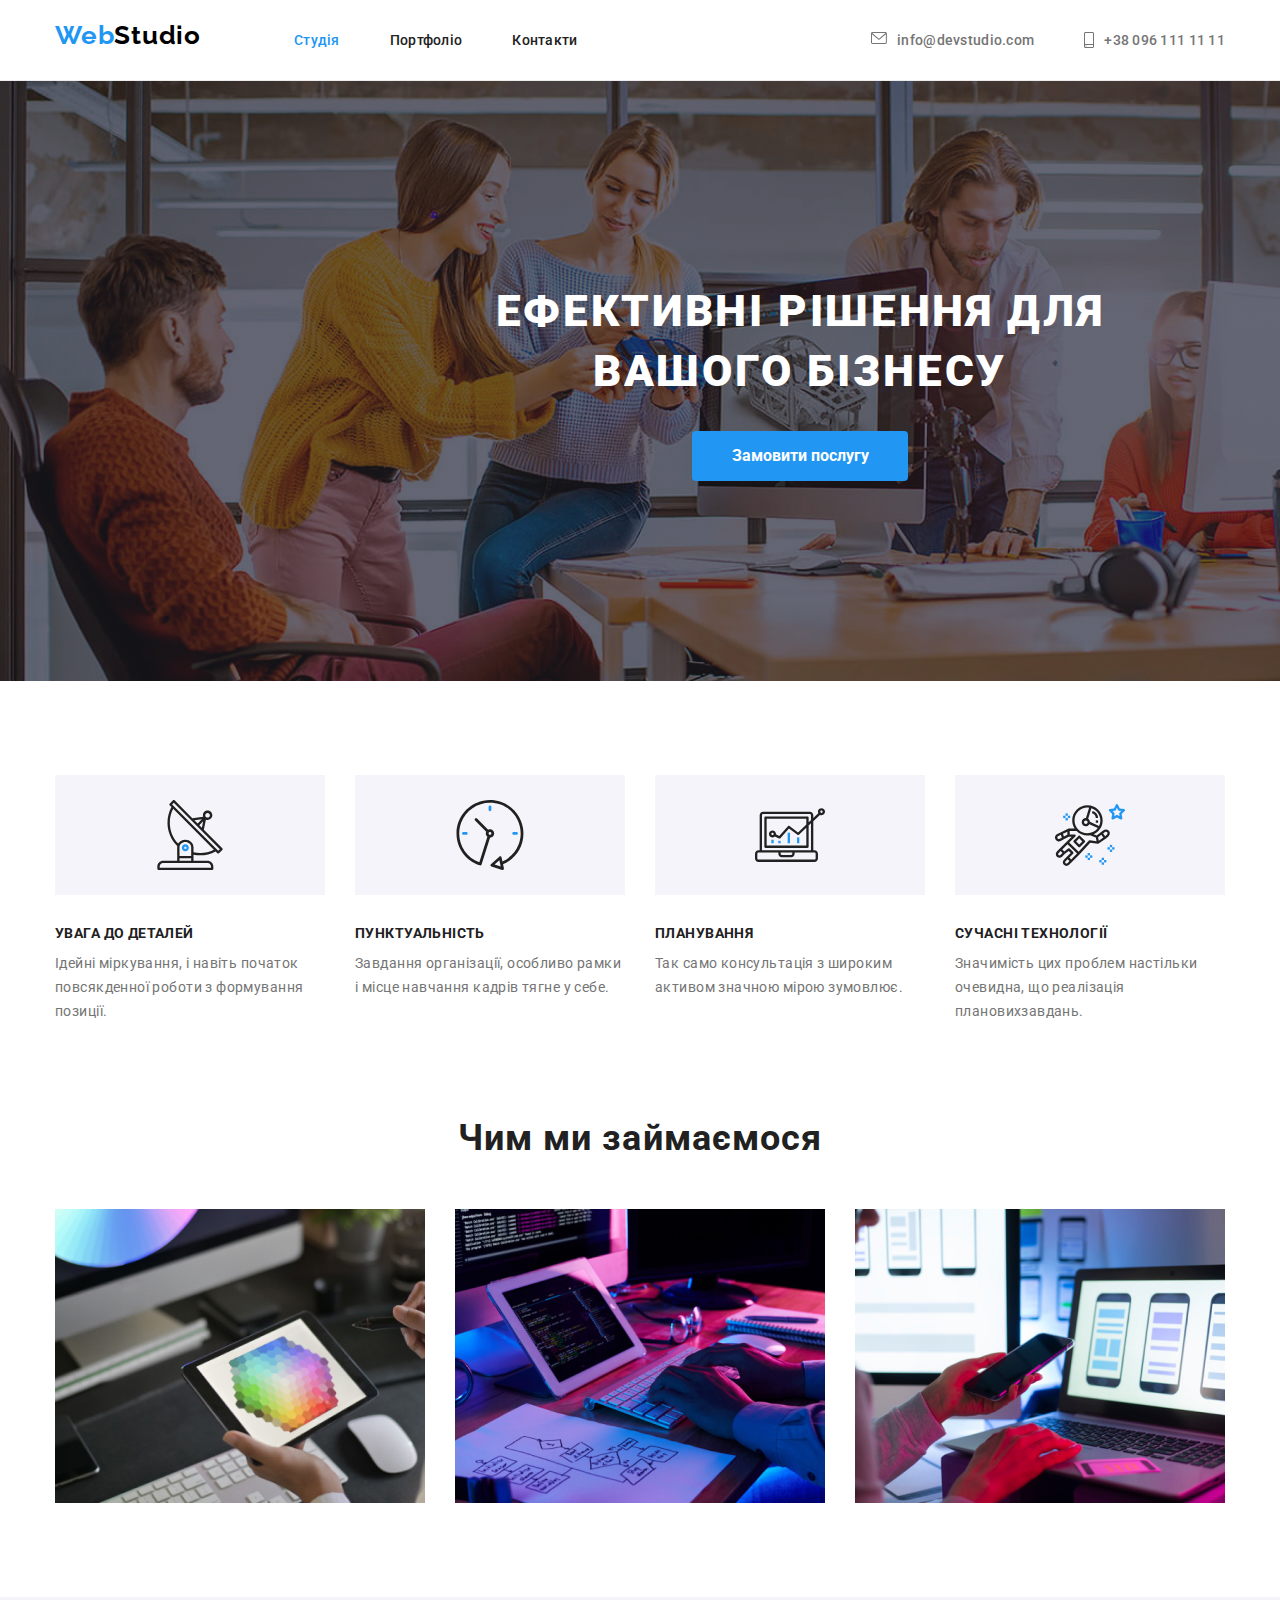
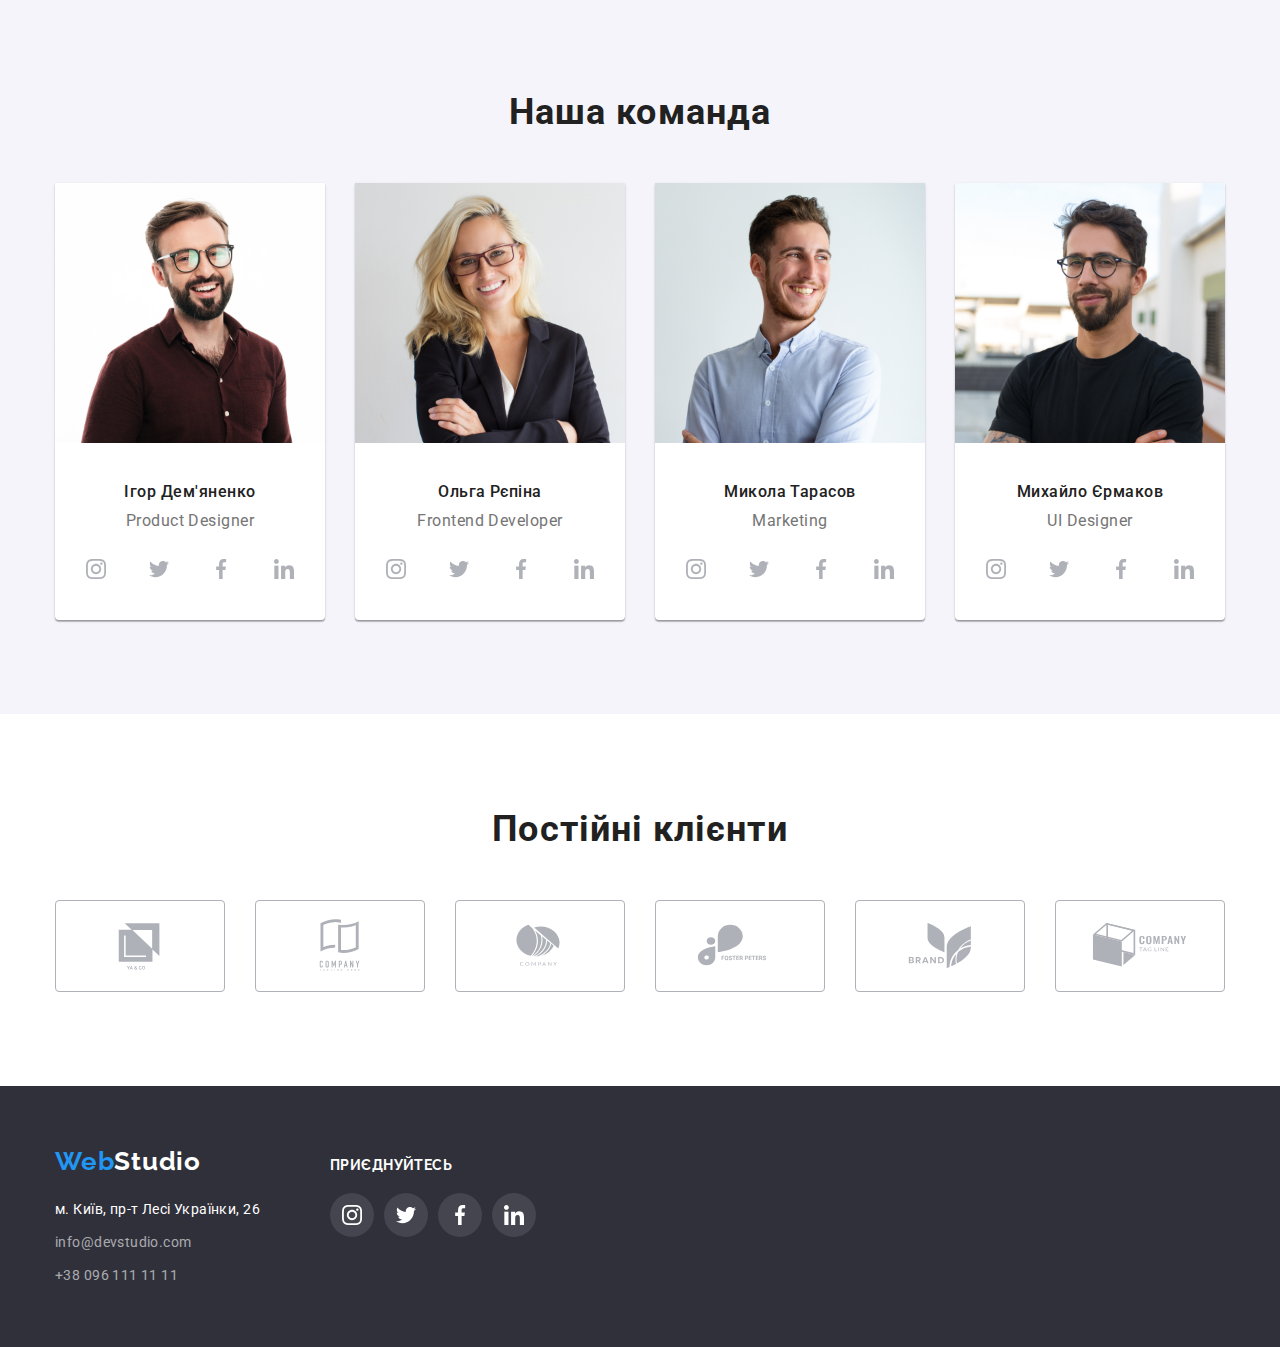
<file: index.html>
<!DOCTYPE html>
<html lang="uk">
  <head>
    <meta charset="UTF-8" />
    <meta http-equiv="X-UA-Compatible" content="IE=edge" />
    <meta name="viewport" content="width=device-width, initial-scale=1.0" />
    <title>WebStudio</title>
    <link
      href="https://fonts.googleapis.com/css2?family=Raleway:wght@700&family=Roboto:wght@400;500;700;900&display=swap"
      rel="stylesheet"
    />
    <link rel="preconnect" href="https://fonts.googleapis.com" />
    <link rel="preconnect" href="https://fonts.gstatic.com" crossorigin />
    <link
      rel="stylesheet"
      href="https://cdnjs.cloudflare.com/ajax/libs/modern-normalize/1.1.0/modern-normalize.css"
      integrity="sha512-Y0MM+V6ymRKN2zStTqzQ227DWhhp4Mzdo6gnlRnuaNCbc+YN/ZH0sBCLTM4M0oSy9c9VKiCvd4Jk44aCLrNS5Q=="
      crossorigin="anonymous"
      referrerpolicy="no-referrer"
    />
    <link rel="stylesheet" href="./css/styles.css" />
  </head>
  <body>
    <header class="header-title">
      <div class="container nav">
        <nav class="nav-studio">
          <a href="/" class="link link-webstudio"
            ><span class="logo-web">Web</span
            ><span class="logo-studio">Studio</span></a
          >

          <ul class="site-nav item">
            <li class="item"><a href="./index.html" class="current link">Студія</a></li>
            <li class="item">
              <a href="./portfolio.html" class="link">Портфоліо</a>
            </li>
            <li class="item"><a href="" class="link">Контакти</a></li>
          </ul>
          <ul class="auth-nav">
            <li class="item">
              <a href="mailto:info@devstudio.com" class="link">
                <svg class="icon-mail" width="16" height="12">
                  <use href="./img/svg cartoons/symbol-defs.svg#icon-envelope"></use>
                </svg>
                info@devstudio.com</a
              >
            </li>
            <li class="item">
              <a  href="tel:+380961111111" class="link">
                <svg class="icon-tel" width="10" height="16">
                  <use href="./img/svg cartoons/symbol-defs.svg#icon-smartphone"></use>
                </svg>
                +38 096 111 11 11</a
              >
            </li>
          </ul>
        </nav>
      </div>
    </header>

    <main>
      <!-- Hero -->
      <section class="section hero">
        <div class="container-hero">
          <h1 class="hero-title">
            Ефективні рішення для <br />
            вашого бізнесу
          </h1>
          <button type="button" class="button">Замовити послугу</button>
        </div>
      </section>

      <!-- advantages -->

      <section class="section advantages">
        <h2 class="advantages hidden-title">Переваги</h2>
        <div class="advantages container">
          <ul class="advantages-list">
            <li class="item">
              <div class="adv">
              <svg class="accent-adv" width="70px" height="70px"><use class="avdantage-icon" href="./img/svg cartoons/symbol-defs.svg#icon-antenna"></use></svg></div>
              <h3 class="title advantages-title">УВАГА ДО ДЕТАЛЕЙ</h3>
              <p class="title-list advantages-text">
                Ідейні міркування, і навіть початок повсякденної роботи з
                формування позиції.
              </p>
            </li>
            <li class="item">
              <div class="adv">
              <svg class="accent-adv" width="70px" height="70px"><use class="avdantage-icon" href="./img/svg cartoons/symbol-defs.svg#icon-clock"></use></svg></div>
              <h3 class="title advantages-title">ПУНКТУАЛЬНІСТЬ</h3>
              <p class="title-list advantages-text">
                Завдання організації, особливо рамки і місце навчання кадрів
                тягне у себе.
              </p>
            </li>
            <li class="item">
              <div class="adv">
              <svg class="accent-adv" width="70px" height="70px"><use class="avdantage-icon" href="./img/svg cartoons/symbol-defs.svg#icon-diagram"></use></svg></div>
              <h3 class="title advantages-title">ПЛАНУВАННЯ</h3>
              <p class="title-list advantages-text">
                Так само консультація з широким активом значною мірою зумовлює.
              </p>
            </li>
            <li class="item">
              <div class="adv">
              <svg class="accent-adv" width="70px" height="70px" ><use class="avdantage-icon" href="./img/svg cartoons/symbol-defs.svg#icon-astronaut"></use></svg></div>
              <h3 class="title advantages-title">СУЧАСНІ ТЕХНОЛОГІЇ</h3>
              <p class="title-list advantages-text">
                Значимість цих проблем настільки очевидна, що реалізація
                плановихзавдань.
              </p>
            </li>
          </ul>
        </div>
      </section>
      <!-- what we do -->
      <section class="section">
        <div class="what-wedo container">
          <h2 class="what-wedo">Чим ми займаємося</h2>  
          <ul class="what-wedo-list">
            <li class="item">
              <img
                class="link"
                src="./img/colourselection.jpg"
                alt="Верстка для пк"
                width="370"
              />
            </li>
            <li class="item">
              <img
                class="link"
                src="./img/deskoffice.jpg"
                alt="Верстка для тел"
                width="370"
              />
            </li>
            <li class="item">
              <img
                class="link"
                src="./img/developapp.jpg"
                alt="Верстка для планшета"
                width="370"
              />
            </li>
          </ul>
        </div>
      </section>
      <!-- our team -->
      <section class="section color">
        <div class="team container">
          <h2 class="team">Наша команда</h2>
          <ul class="team-list">
            <li class="item">
              <img
                class="item-img"
                src="./img/ourteam/designer.jpg"
                alt="developer"
                width="270"
              />
              <div class="item-about">
                <h3 class="title team-title">Ігор Дем'яненко</h3>
                <p class="title-list team-title-list">Product Designer</p>
                <ul class="list-link">
                  <li>
                      <a class="accent" href="#">
                      <svg class="accent-item" width="20px" height="20px">
                        <use
                          class="icon-about"
                          href="./img/svg cartoons/symbol-defs.svg#icon-instagram"
                        ></use>
                      </svg>
                      </a>
                  </li>
                  <li>
                      <a class="accent" href="#">
                      <svg class="accent-item" width="20px" height="20px">
                        <use
                          href="./img/svg cartoons/symbol-defs.svg#icon-twitter"
                        ></use>
                      </svg>
                      </a>
                  </li>
                  <li>
                      <a class="accent" href="#">
                      <svg class="accent-item" width="20px" height="20px">
                        <use
                          href="./img/svg cartoons/symbol-defs.svg#icon-facebook"
                        ></use>
                      </svg>
                      </a>
                  </li>
                  <li>
                      <a class="accent" href="#">
                      <svg class="accent-item" width="20px" height="20px">
                        <use
                          href="./img/svg cartoons/symbol-defs.svg#icon-linkedin"
                        ></use>
                      </svg>
                    </a>
                  </li>
                </ul>
              </div>
            </li>
            <li class="item">
              <img
                class="item-img"
                src="./img/ourteam/developer.jpg"
                alt="developer"
                width="270"
              />
              <div class="item-about">
                <h3 class="title team-title">Ольга Рєпіна</h3>
                <p class="title-list team-title-list">Frontend Developer</p>
                <ul class="list-link">
                  <li>
                      <a class="accent" href="#">
                      <svg class="accent-item" width="20px" height="20px">
                        <use
                          class="icon-about"
                          href="./img/svg cartoons/symbol-defs.svg#icon-instagram"
                        ></use>
                      </svg>
                      </a>
                  </li>
                  <li>
                      <a class="accent" href="#">
                      <svg class="accent-item" width="20px" height="20px">
                        <use
                          href="./img/svg cartoons/symbol-defs.svg#icon-twitter"
                        ></use>
                      </svg>
                      </a>
                  </li>
                  <li>
                      <a class="accent" href="#">
                      <svg class="accent-item" width="20px" height="20px">
                        <use
                          href="./img/svg cartoons/symbol-defs.svg#icon-facebook"
                        ></use>
                      </svg>
                      </a>
                  </li>
                  <li>
                      <a class="accent" href="#">
                      <svg class="accent-item" width="20px" height="20px">
                        <use
                          href="./img/svg cartoons/symbol-defs.svg#icon-linkedin"
                        ></use>
                      </svg>
                    </a>
                  </li>
                </ul>
              </div>
            </li>
            <li class="item">
              <img
                class="item-img"
                src="./img/ourteam/marketing.jpg"
                alt="developer"
                width="270"
              />
              <div class="item-about">
                <h3 class="title team-title">Микола Тарасов</h3>
                <p class="title-list team-title-list">Marketing</p>
                <ul class="list-link">
                  <li>
                      <a class="accent" href="#">
                      <svg class="accent-item" width="20px" height="20px">
                        <use
                          class="icon-about"
                          href="./img/svg cartoons/symbol-defs.svg#icon-instagram"
                        ></use>
                      </svg>
                      </a>
                  </li>
                  <li>
                      <a class="accent" href="#">
                      <svg class="accent-item" width="20px" height="20px">
                        <use
                          href="./img/svg cartoons/symbol-defs.svg#icon-twitter"
                        ></use>
                      </svg>
                      </a>
                  </li>
                  <li>
                      <a class="accent" href="#">
                      <svg class="accent-item" width="20px" height="20px">
                        <use
                          href="./img/svg cartoons/symbol-defs.svg#icon-facebook"
                        ></use>
                      </svg>
                      </a>
                  </li>
                  <li>
                      <a class="accent" href="#">
                      <svg class="accent-item" width="20px" height="20px">
                        <use
                          href="./img/svg cartoons/symbol-defs.svg#icon-linkedin"
                        ></use>
                      </svg>
                    </a>
                  </li>
                </ul>
              </div>
            </li>
            <li class="item">
              <img
                class="item-img"
                src="./img/ourteam/uidesigner.jpg"
                alt="developer"
                width="270"
              />
              <div class="item-about">
                <h3 class="title team-title">Михайло Єрмаков</h3>
                <p class="title-list team-title-list">UI Designer</p>
                <ul class="list-link">
                  <li>
                      <a class="accent" href="#">
                      <svg class="accent-item" width="20px" height="20px">
                        <use
                          class="icon-about"
                          href="./img/svg cartoons/symbol-defs.svg#icon-instagram"
                        ></use>
                      </svg>
                      </a>
                  </li>
                  <li>
                      <a class="accent" href="#">
                      <svg class="accent-item" width="20px" height="20px">
                        <use
                          href="./img/svg cartoons/symbol-defs.svg#icon-twitter"
                        ></use>
                      </svg>
                      </a>
                  </li>
                  <li>
                      <a class="accent" href="#">
                      <svg class="accent-item" width="20px" height="20px">
                        <use
                          href="./img/svg cartoons/symbol-defs.svg#icon-facebook"
                        ></use>
                      </svg>
                      </a>
                  </li>
                  <li>
                      <a class="accent" href="#">
                      <svg class="accent-item" width="20px" height="20px">
                        <use
                          href="./img/svg cartoons/symbol-defs.svg#icon-linkedin"
                        ></use>
                      </svg>
                    </a>
                  </li>
                </ul> 
                </div>
      </section>
      <!-- Clients -->
      <section class="clients">
        <div class="container">
          <h2 class="client-hero">Постійні клієнти</h2>
          <ul class="clients-nav">
          <li class="clients-list"><a class="clients-icon"><svg class="nav-icon" widht="106px" height="60px"><use href="./img/svg cartoons/symbol-defs.svg#logo1"></use></svg></a></li>
          <li class="clients-list"><a class="clients-icon"><svg class="nav-icon" widht="106px" height="60px"><use href="./img/svg cartoons/symbol-defs.svg#logo2"></use></svg></a></li>
          <li class="clients-list"><a class="clients-icon"><svg class="nav-icon" widht="106px" height="60px"><use href="./img/svg cartoons/symbol-defs.svg#logo3"></use></svg></a></li>
          <li class="clients-list"><a class="clients-icon"><svg class="nav-icon" widht="106px" height="60px"><use href="./img/svg cartoons/symbol-defs.svg#logo4"></use></svg></a></li>
          <li class="clients-list"><a class="clients-icon"><svg class="nav-icon" widht="106px" height="60px"><use href="./img/svg cartoons/symbol-defs.svg#logo5"></use></svg></a></li>
          <li class="clients-list"><a class="clients-icon"><svg class="nav-icon" widht="106px" height="60px"><use href="./img/svg cartoons/symbol-defs.svg#logo6"></use></svg></a></li>
          <ul></ul>
        </div>
      </section>
    </main>
    <footer class="footer">
      <!-- Contacts -->
      <div class="container">
        <div class="container-footer">
        <address class="adress">
          <div class="footer-adress">
            <a href="/" class="link footer-webstudio"
              ><span class="logo-web">Web</span
              ><span class="logo-studiow">Studio</span></a
            >
            <ul>
              <li>
                <a
                  href="https://goo.gl/maps/YuukakYjtsfFpN2J7"
                  class="adress-town link"
                  >м. Київ, пр-т Лесі Українки, 26</a
                >
              </li>
              <li>
                <a href="mailto:info@devstudio.com" class="adress-mail link"
                  >info@devstudio.com</a
                >
              </li>
              <li>
                <a href="tel:+380961111111" class="adress-tel link"
                  >+38 096 111 11 11</a
                >
              </li>
            </ul>
          </div>
        </address>
        <div class="footer-link">
          <h class="title-link">приєднуйтесь</h>
          <ul class="list-footer-link">
            <li class="border">
              <a href="#">
              <svg class="border-color" width="20px" height="20px">
                <use href="./img/svg cartoons/symbol-defs.svg#icon-instagram"></use>
              </svg>
              </a>
            </li>
            <li class="border">
              <a href="#">
              <svg class="border-color" width="20px" height="20px">
                <use href="./img/svg cartoons/symbol-defs.svg#icon-twitter"></use>
              </svg>
              </a>
            </li>
            <li class="border">
              <a href="">
              <svg class="border-color" width="20px" height="20px">
                <use
                  href="./img/svg cartoons/symbol-defs.svg#icon-facebook"
                ></use>
              </svg>
              </a>
            </li>
            <li class="border">
              <a href="">
              <svg class="border-color" width="20px" height="20px">
                <use
                  href="./img/svg cartoons/symbol-defs.svg#icon-linkedin"
                ></use>
              </svg>
              </a>  
            </li>
          </ul>
        </div>
        </div>
      </div>
    </footer>
  </body>
</html>
</file>
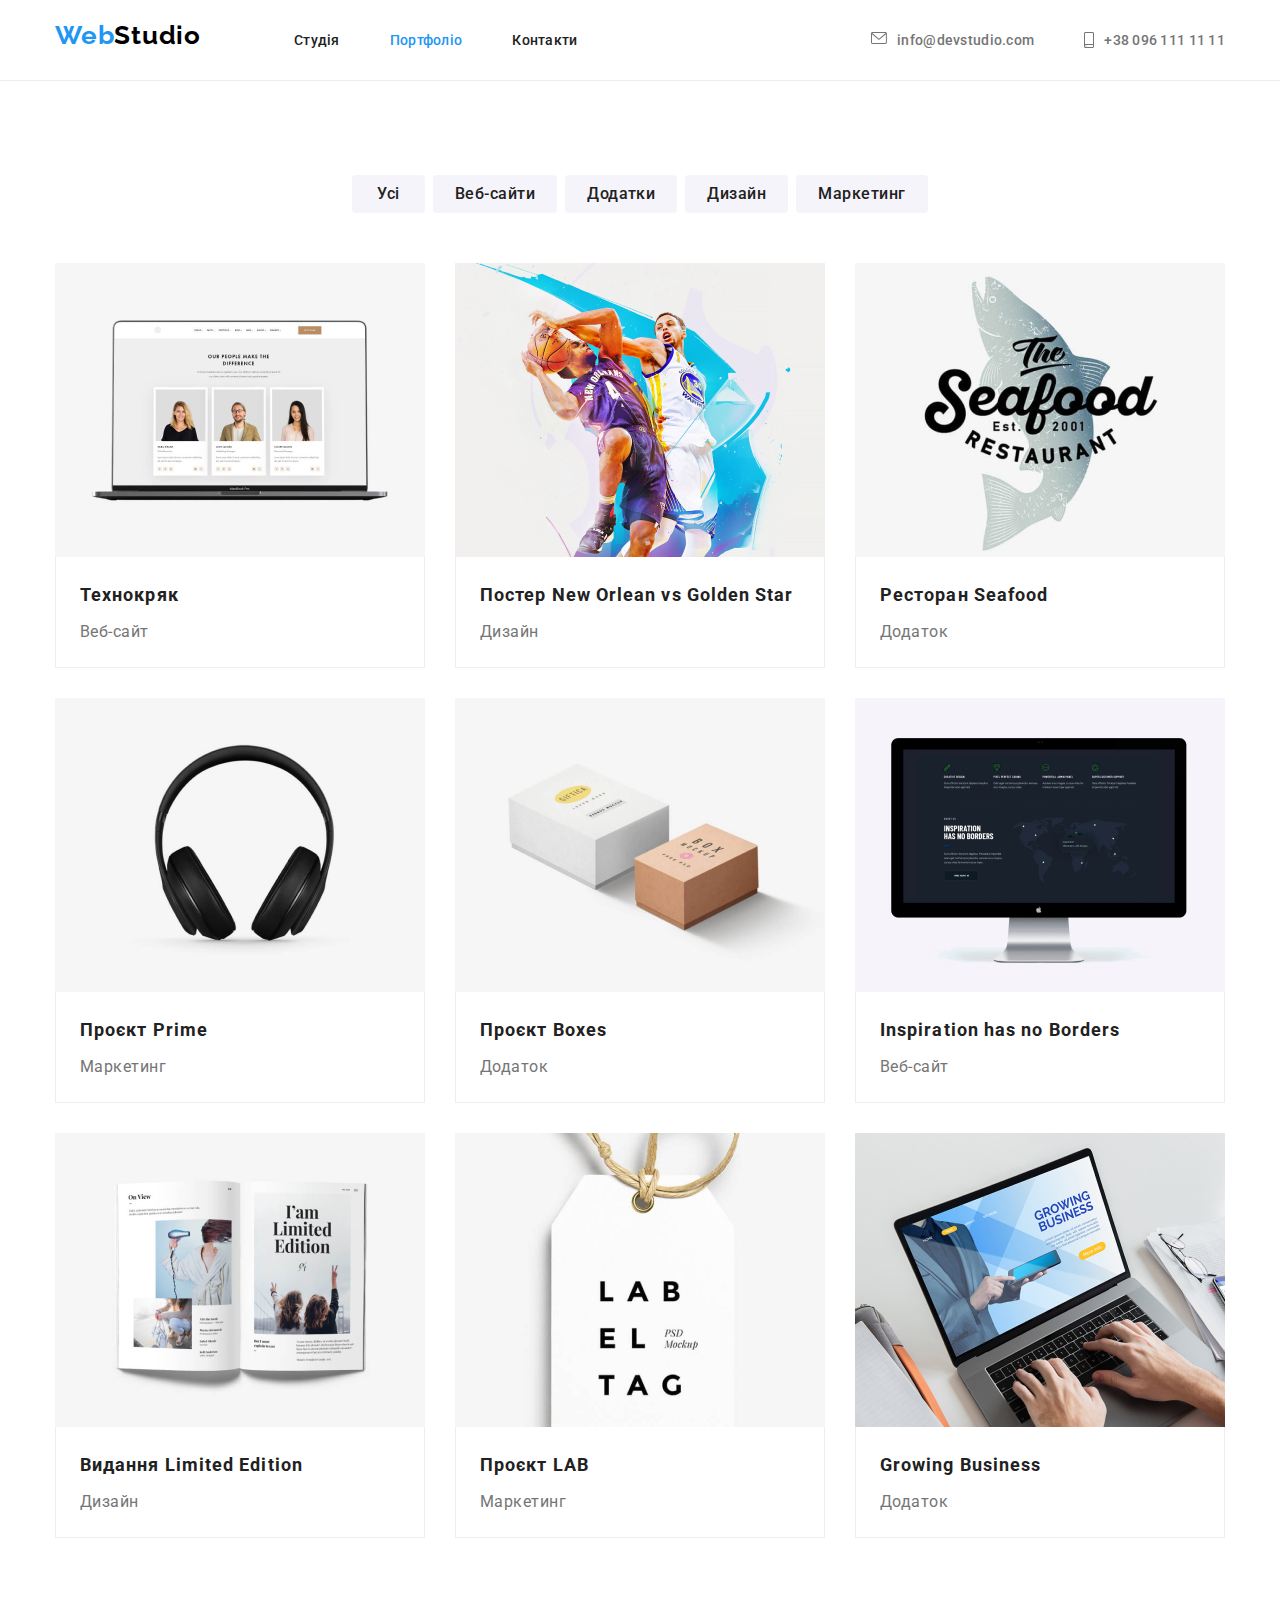
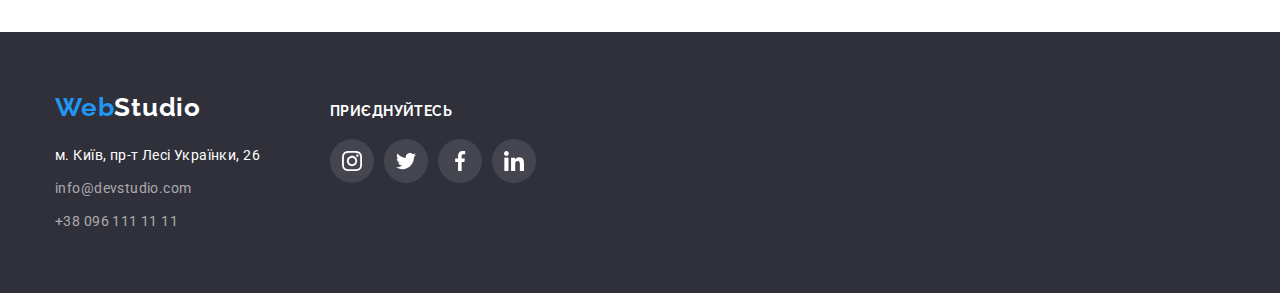
<file: portfolio.html>
<!DOCTYPE html>
<html lang="uk">
  <head>
    <meta charset="UTF-8" />
    <meta http-equiv="X-UA-Compatible" content="IE=edge" />
    <meta name="viewport" content="width=device-width, initial-scale=1.0" />
    <title>WebStudio</title>
    <link
      href="https://fonts.googleapis.com/css2?family=Raleway:wght@700&family=Roboto:wght@400;500;700;900&display=swap"
      rel="stylesheet"
    />
    <link
      rel="stylesheet"
      href="https://cdnjs.cloudflare.com/ajax/libs/modern-normalize/1.1.0/modern-normalize.css"
      integrity="sha512-Y0MM+V6ymRKN2zStTqzQ227DWhhp4Mzdo6gnlRnuaNCbc+YN/ZH0sBCLTM4M0oSy9c9VKiCvd4Jk44aCLrNS5Q=="
      crossorigin="anonymous"
      referrerpolicy="no-referrer"
    />
    <link rel="stylesheet" href="./css/styles.css" />
  </head>
  <body>
    <header class="header-title">
      <div class="container nav">
        <nav class="nav-studio">
          <a href="/" class="link link-webstudio"
            ><span class="logo-web">Web</span
            ><span class="logo-studio">Studio</span></a
          >

          <ul class="site-nav item">
            <li class="item"><a href="./index.html" class="link">Студія</a></li>
            <li class="item">
              <a href="./portfolio.html" class="current link">Портфоліо</a>
            </li>
            <li class="item"><a href="" class="link">Контакти</a></li>
          </ul>
          <ul class="auth-nav">
            <li class="item">
              <a href="mailto:info@devstudio.com" class="link">
                <svg class="icon-mail" width="16" height="12">
                  <use href="./img/svg cartoons/symbol-defs.svg#icon-envelope"></use>
                </svg>
                info@devstudio.com</a
              >
            </li>
            <li class="item">
              <a  href="tel:+380961111111" class="link">
                <svg class="icon-tel" width="10" height="16">
                  <use href="./img/svg cartoons/symbol-defs.svg#icon-smartphone"></use>
                </svg>
                +38 096 111 11 11</a
              >
            </li>
          </ul>
        </nav>
      </div>
    </header>
    <main>
      <section class="section">
        <!-- Фільтр робіт -->
        <h1 class="hidden-title">Наші роботи</h1>
        <div class="container">
          <ul class="filter">
          <li class="item">
            <button type="button" class="filter-list item1">Усі</button>
          </li>
          <li class="item">
            <button type="button" class="filter-list item2">Веб-сайти</button>
          </li>
          <li class="item">
            <button type="button" class="filter-list item2">Додатки</button>
          </li>
          <li class="item">
            <button type="button" class="filter-list item2">Дизайн</button>
          </li>
          <li class="item">
            <button type="button" class="filter-list item2">Маркетинг</button>
          </li>
        </ul>
        <!-- Наші роботи -->

        <ul class="works-list">
          <li class="item3">
            <a class="link" href="#">
              <img class="item"
                src="./img/imgmaket/img1.jpg"
                alt="Розробники"
                width="370">
              <div class="work-list-about"><h2 class="title work-list-title">Технокряк</h2>
              <p class="title-list work-text">Веб-сайт</p></a
            ></div>
              
          </li>
          <li class="item3">
            <a class="link" href="#"
              ><img class="item"
                src="./img/imgmaket/img2.jpg"
                alt="Баскетболісти"
                width="370"
              />
              <div class="work-list-about"><h2 class="title work-list-title">
                Постер New Orlean vs Golden Star
              </h2>
              <p class="title-list work-text">Дизайн</p></div></a>  
          </li>
          <li class="item3">
            <a class="link" href="#"
              ><img class="item"
                src="./img/imgmaket/img3.jpg"
                alt="Картинка ресторана"
                width="370"
              />
              <div class="work-list-about"><h2 class="title work-list-title">Ресторан Seafood</h2>
              <p class="title-list work-text">Додаток</p></div></a>
              
          </li>
          <li class="item3">
            <a class="link" href="#"
              ><img class="item"
                src="./img/imgmaket/img4.jpg"
                alt="Навушники"
                width="370"
              />
              <div class="work-list-about"><h2 class="title work-list-title">Проєкт Prime</h2>
              <p class="title-list work-text">Маркетинг</p></div></a>
            
              
          </li>
          <li class="item3">
            <a class="link" href="#"
              ><img class="item"
                src="./img/imgmaket/img5.jpg"
                alt="Дві коробки"
                width="370"
              />
              <div class="work-list-about"><h2 class="title work-list-title">Проєкт Boxes</h2>
              <p class="title-list work-text">Додаток</p></div></a>
          </li>
          <li class="item3">
            <a class="link" href="#"
              ><img class="item" src="./img/imgmaket/img6.jpg" alt="Монітор" width="370" />
              <div class="work-list-about"><h2 class="title work-list-title">Inspiration has no Borders</h2>
              <p class="title-list work-text">Веб-сайт</p></div></a>
              
          </li>
          <li class="item3">
            <a class="link" href="#"
              ><img class="item" src="./img/imgmaket/img7.jpg" alt="Книга" width="370" />
              <div class="work-list-about"><h2 class="title work-list-title">Видання Limited Edition</h2>
              <p class="title-list work-text">Дизайн</p></div></a>
              
          </li>
          <li class="item3">
            <a class="link" href="#"
              ><img class="item" src="./img/imgmaket/img8.jpg" alt="Ярлик" width="370" />
              <div class="work-list-about"><h2 class="title work-list-title">Проєкт LAB</h2>
              <p class="title-list work-text">Маркетинг</p></div></a>
              
          </li>
          <li class="item3">
            <a class="link" href="#"
              ><img class="item3" src="./img/imgmaket/img9.jpg" alt="Ноутбук" width="370" />
              <div class="work-list-about"><h2 class="title work-list-title">Growing Business</h2>
              <p class="title-list work-text">Додаток</p></div></a>
              
          </li>
        </ul>
        </div>
      </section>
    </main>
    <footer class="footer">
      <!-- Contacts -->
      <div class="container">
        <div class="container-footer">
        <address class="adress">
          <div class="footer-adress">
            <a href="/" class="link footer-webstudio"
              ><span class="logo-web">Web</span
              ><span class="logo-studiow">Studio</span></a
            >
            <ul>
              <li>
                <a
                  href="https://goo.gl/maps/YuukakYjtsfFpN2J7"
                  class="adress-town link"
                  >м. Київ, пр-т Лесі Українки, 26</a
                >
              </li>
              <li>
                <a href="mailto:info@devstudio.com" class="adress-mail link"
                  >info@devstudio.com</a
                >
              </li>
              <li>
                <a href="tel:+380961111111" class="adress-tel link"
                  >+38 096 111 11 11</a
                >
              </li>
            </ul>
          </div>
        </address>
        <div class="footer-link">
          <h class="title-link">приєднуйтесь</h>
          <ul class="list-footer-link">
            <li class="border">
              <a href="#">
              <svg class="border-color" width="20px" height="20px">
                <use href="./img/svg cartoons/symbol-defs.svg#icon-instagram"></use>
              </svg>
              </a>
            </li>
            <li class="border">
              <a href="#">
              <svg class="border-color" width="20px" height="20px">
                <use href="./img/svg cartoons/symbol-defs.svg#icon-twitter"></use>
              </svg>
              </a>
            </li>
            <li class="border">
              <a href="">
              <svg class="border-color" width="20px" height="20px">
                <use
                  href="./img/svg cartoons/symbol-defs.svg#icon-facebook"
                ></use>
              </svg>
              </a>
            </li>
            <li class="border">
              <a href="">
              <svg class="border-color" width="20px" height="20px">
                <use
                  href="./img/svg cartoons/symbol-defs.svg#icon-linkedin"
                ></use>
              </svg>
              </a>  
            </li>
          </ul>
        </div>
        </div>
      </div>
    </footer>
  </body>
</html>
</file>
<file: css/styles.css>
:root {
    --primary-text-color: #757575;
    --secondary-text-color: #212121;
    --button-text-color: #ffffff;
    --accent-color: #2196f3;
    --hero-color: #2f303a;
    --icons-color: #AFB1B8;
    
  }
   body {
        color: var(--primary-text-color);
        font-family: "Roboto", sans-serif;
        background-color: var(--button-text-color);
        font-size: 14px;
      }
      
      .container {
        width: 1200px;
        padding-left: 15px;
        padding-right: 15px;
        margin-left: auto;
        margin-right: auto;
        
    
      }
     
      h1,
      h2,
      h3,
      h4,
      h5,
      h6,
      p,
      ul {
        margin-top: 0;
        margin-bottom: 0;
      }
      * {
        padding: 0;
      }
      
      .link {
        text-decoration: none;
        font-family: inherit;
      }
      
      ul {
        list-style: none;
      }
    
      

      /* nav */
      .header-title {
        background-color: #ffffff;
        border-bottom: 1px solid #ececec;
      }
      
      .header-title .container {
        border-width: 0 0 1px 0;
      }

      
      .link-webstudio {
      
        font-family: "Raleway", sans-serif;
        font-weight: 700;
        font-size: 26px;
        line-height: calc(31 / 26);
        letter-spacing: 0.03em;
      
        margin-right: 93px;
        padding-top: 20px;
        padding-bottom: 29px;
      }
      
      .logo-web {
        color: var(--accent-color);
      
        font-weight: 700;
      }
      
      .logo-studio {
        color: #000000;
      
        font-weight: 700;
      }
      
      .logo-studiow {
        color: var(--button-text-color);
      }
      
      .nav-studio,
      .nav-portfolio {
        display: flex;
        align-items: center;
      }
      
      .site-nav {
        display: flex;
      }
      
      .site-nav .item:not(:last-child) {
        margin-right: 50px;
      }
      
      .auth-nav {
        display: flex;
        margin-left: auto;
        text-align: center;
        justify-content: center;
      }
      
      .auth-nav .item:not(:last-child) {
        margin-right: 50px;
      }

      .icon-mail  {
        fill: currentColor;
        margin-right: 10px;
         
      }
      .icon-tel {
        fill: currentColor;
        margin-right: 10px;
      }
      .icon-mail:hover {
        fill: var(--accent-color);
      }
      
      .icon-tel:hover {
        fill: var(--accent-color);
      }
      .site-nav .link {
        padding-top: 32px;
        padding-bottom: 32px;
        display: block;
        font-weight: 500;
        line-height: calc(16 / 14);
        letter-spacing: 0.02em;
        color:var(--secondary-text-color);
      }
      .auth-nav .link {
        display: flex;
        color: var(--primary-text-color);
        font-weight: 500;
        line-height: calc(16 / 14);
        letter-spacing: 0.02em;
      }
      
      .site-nav .current {
        color: var(--accent-color);
      }
      
    
      .item .link:hover,
      .item .link:focus {
        color: var(--accent-color)
      }
      
      /* hero */
      .hero {
        margin-top: 0;
      
        background-color: var(--hero-color);
        text-align: center;
      }
      
      .section.hero {
        padding-top: 200px;
        padding-bottom: 200px;
       
      }
      .section.hero {
        background-image:linear-gradient( rgba(47,48,58,0.4),rgba(47,48,58,0.4)), url(../img/background.png);
        background-size: cover;
        background-color:var(--primary-text-color);
        background-repeat: no-repeat ;
        width: 1600px;
        margin-left: auto;
        margin-right: auto;

        
      }
      
      .hero-title {
        margin-bottom: 30px;
      
        color: var(--button-text-color);
      
        font-weight: 900;
        font-size: 44px;
        line-height: calc(60 / 44);
        letter-spacing: 0.06em;
        text-align: center;
        text-transform: uppercase
      }
    
      .button {
        display: inline;
        margin-left: auto;
        margin-right: auto;
        justify-content: center;
        align-items: center;
      
        color: var(--button-text-color);
        background-color: var(--accent-color);
        cursor: pointer;
      
        font-family: inherit;
        font-weight: 700;
        font-size: 16px;
        line-height: calc(30 / 16);
        width: 216px;
        height: 50px;
        border-radius: 4px;
        border: none;
       
      }
      
      .button:hover,
      .button:focus{
          background-color:  #188CE8;
      }
      
      /* advantages */
      .hidden-title {
        position: absolute;
        width: 1px;
        height: 1px;
        margin: -1px;
        border: 0;
        padding: 0;
        white-space: nowrap;
        clip-path: inset(100%);
        clip: rect(0 0 0 0);
        overflow: hidden;
      }
      .section.advantages {
        padding-bottom: 0;
      }
      
      .title {
        color: var(--secondary-text-color);
      }
      
      .advantages-list {
        display: flex;
      }
      .advantages-list > .item:not(:last-child) {
        margin-right: 30px;
      }
      .advantages-list > .advantage-icon:not(:last-child) {
        margin-right: 30px;
      }
      .advantages-list  > .item {
        width: calc((100%-120px) / 4);
      }
     
      .advantage-icon:not(:last-child){
        margin-right: 0px;
      }
      
      .advantages-title {
        margin-bottom: 10px;
      
        font-size: 14px;
        line-height: calc(16 / 14);
        letter-spacing: 0.03em;
      }
      
      .work-list-title {
        font-size: 18px;
        line-height: calc(36 / 18);
        letter-spacing: 0.06em;
      }
      
      .title-list {
        color: var(--primary-text-color);
      }
      
      .advantages-text {
        line-height: calc(24 / 14);
        letter-spacing: 0.03em;
      }
      
      .work-text {
        font-size: 16px;
        line-height: calc(30 / 16);
        letter-spacing: 0.03em;
      }
   
      .adv {
        background-color: #F5F4FA;
        display: flex;
        margin-bottom: 30px;
        width: 270px;
        height: 120px;
        align-items:center;
        justify-content: center;
      }
  
      
      /* what we do */
      .what-wedo {
        color: var(--secondary-text-color);
      
        font-size: 36px;
        line-height: calc(42 / 36);
        text-align: center;
        letter-spacing: 0.03em;
      }
      
      .what-wedo-list {
        display: flex;
      }
      h2.what-wedo {
        margin-bottom: 50px;
      }
      
      .what-wedo .link {
        display: block;
        width: 100%;
        height: auto;
      }
      
      .what-wedo-list > .item:not(:last-child) {
        margin-right: 30px;
      }
      
      .what-wedo-list > .item {
        width: 370px;
      }
      
      /* our team */
      
      h2.team {
        margin-top: 94;
        margin-bottom: 50px;
      }
      .team {
        color: var(--secondary-text-color);
      
        font-size: 36px;
        line-height: calc(42 / 36);
        text-align: center;
        letter-spacing: 0.03em;
      }
      
      .section {
        padding: 94px 0;
       
      }

      .section.color {
        background-color: #F5F4FA;
      }
      
      .team-title {
        font-weight: 500;
        font-size: 16px;
        line-height: calc(19 / 16);
        text-align: center;
        letter-spacing: 0.03em;
      
        margin-bottom: 10px;
      }
      .team-list {
        display: flex;
      }
      
      .team-list > .item {
        width: 270px;
        box-shadow: 0px 1px 3px rgba(0, 0, 0, 0.12), 0px 1px 1px rgba(0, 0, 0, 0.14), 0px 2px 1px rgba(0, 0, 0, 0.2);
        border-radius: 0px 0px 4px 4px;
        background-color: var(--button-text-color);
      }
      
      .team-list .item-about {
        padding-top: 30px;
        /* padding-bottom: 30px; */
      }
    .accent {
      fill: var(--icons-color);
      background-color: #FFFFFF;
      display: block;
      border-radius: 50%;
      width: 44px;
      height: 44px;

    }
.accent:hover,
.accent:focus {
  background-color: var(--accent-color);
  fill: var(--button-text-color);
  cursor: pointer;
}
   
      .about-link{
      display: block;
      }
      
      .list-link {
        display:flex;
        align-items: center;
        justify-content: space-evenly;
        margin-bottom: 30px;
        align-content: center;
      }
      
     .team-list > .item.item:not(:last-child) {
        margin-right: 30px;
      }
      
      .team-title-list {
        font-size: 16px;
        line-height: calc(19 / 16);
        text-align: center;
        letter-spacing: 0.03em;
        margin-bottom: 16px;
      }


     /* Clients */
.clients{
  padding-top: 94px;
  background-color: var(--button-text-color);
  padding-bottom: 94px;
}
      .client-hero {
        margin: auto;
        font-family: 'Roboto';
        font-style: normal;
        font-weight: 700;
        font-size: 36px;
        line-height: 42px;
        text-align: center;
        letter-spacing: 0.03em;
        color: var(--secondary-text-color);
        padding-bottom: 50px;
      }
      .clients-nav {
        display: flex;
      }
     .clients-list {
      margin-right: 30px;
     }
      .clients-icon {
        display: flex;
        width: 170px;
        height: 92px;
        border: 1px solid #AFB1B8;
        border-radius: 4px;
        align-items: center;
        justify-content: center;
        fill: var(--icons-color);
      }
      .nav-icon {
        width: 106px;
        height: 60px;
      }
       .clients-icon:hover {
        border:1px solid var(--accent-color);
        fill: var(--accent-color);
      }
     
      /* footer */
      .container-footer {
        display: flex;
        align-items: baseline;
      }
.adress a {
  font-style: normal;
}

.footer-webstudio {
  font-family: "Raleway", sans-serif;
  font-weight: 700;
  font-size: 26px;
  line-height: calc(31 / 26);
  letter-spacing: 0.03em;
}

a.footer-webstudio {
  display: block;
  margin-bottom: 20px;
}

.footer {
  padding-top: 60px;
  padding-bottom: 60px;

  background-color: var(--hero-color);
}

.adress .adress-town {
  display: block;

  color: var(--button-text-color);

  line-height: calc(24 / 14);
  letter-spacing: 0.03em;

  margin-bottom: 9px;
}

.adress .adress-mail {
  display: block;

  color: rgba(255, 255, 255, 0.6);

  line-height: calc(24 / 14);
  letter-spacing: 0.03em;

  margin-bottom: 9px;
}

.adress .adress-tel {
  color: rgba(255, 255, 255, 0.6);

  line-height: calc(24 / 14);
  letter-spacing: 0.03em;
}

.adress-town:hover,
.adress-town:focus,
.adress-tel:hover,
.adress-tel:focus,
.adress-mail:hover,
.adress-mail:focus,
.adress:hover {
  color: var(--accent-color);
}
address {
  display: flex;
}
.adress-footer {
  display: block;
}
.title-link {
  display: inline-block;
   
  margin-bottom: 20px;

  font-family: "Raleway", sans-serif;
  font-weight: 700;
  font-style: normal;
  line-height: calc(16 / 14);
  letter-spacing: 0.03em;
  text-transform: uppercase;

  color: #ffffff;

}


.border {
  width: 44px;
  height: 44px;
  background: rgba(255, 255, 255, 0.1);
  border-radius: 50%;
  margin-right: 10px;
}

.border-color {
  margin: 12px;
  fill: var(--button-text-color);
}

.border:hover{
  background-color: var(--accent-color);
}

.list-footer-link{
  display: flex;
  
}

.footer-link  {
  margin-left: 70px;
  display: inline-block;
}
  
    
      /* portfolio.html */
      
      /* filter */
      
      .filter-list {
        
        border-radius: 4px;
      
        color: var(--secondary-text-color);
        background-color: #f5f4fa;
        border: none;
      
        font-weight: 500;
        font-size: 16px;
        line-height: calc(26 / 16);
        text-align: center;
        letter-spacing: 0.03em;
        font-family: inherit;
        cursor: pointer;
      }
      .item1{
        padding: 6px 25px;
      }
      .item2{
        padding: 6px 22px;
      
      }
      
      
      .filter .item:not(:last-child) {
        margin-right: 8px;
      }
      
      .filter {
        display: flex;
        justify-content: center;
        margin-bottom: 50px;
        
      }
      
      .filter-list:hover,
      .filter-list:focus {
        color: var(--button-text-color);
        background-color: var(--accent-color);
        box-shadow: 0px 1px 3px rgba(0, 0, 0, 0.12), 0px 1px 1px rgba(0, 0, 0, 0.14), 0px 2px 1px rgba(0, 0, 0, 0.2);
      }
      
      /* work list */
      
      .work-list-title {
        margin-bottom: 4px;
      }
      
       .works-list > .item {
        flex-basis: calc((100% - 60px) / 3) ;
      }
       
      .works-list {
        display: flex;
        flex-wrap: wrap;
        gap: 30px;

      }
      
      .work-list-about {
        padding-left: 24px;
        padding-top: 20px;
        padding-bottom: 20px;
        border: 1px solid #eeeeee;
        border-width: 0 1px 1px 1px;
        
      }
      
      .works-list img{
        display: block;
      }
      
      .item3:hover,
      .item3:focus{
        box-shadow: 0px 1px 1px rgba(0, 0, 0, 0.12), 0px 4px 4px rgba(0, 0, 0, 0.06), 1px 4px 6px rgba(0, 0, 0, 0.16);
      }
</file>
